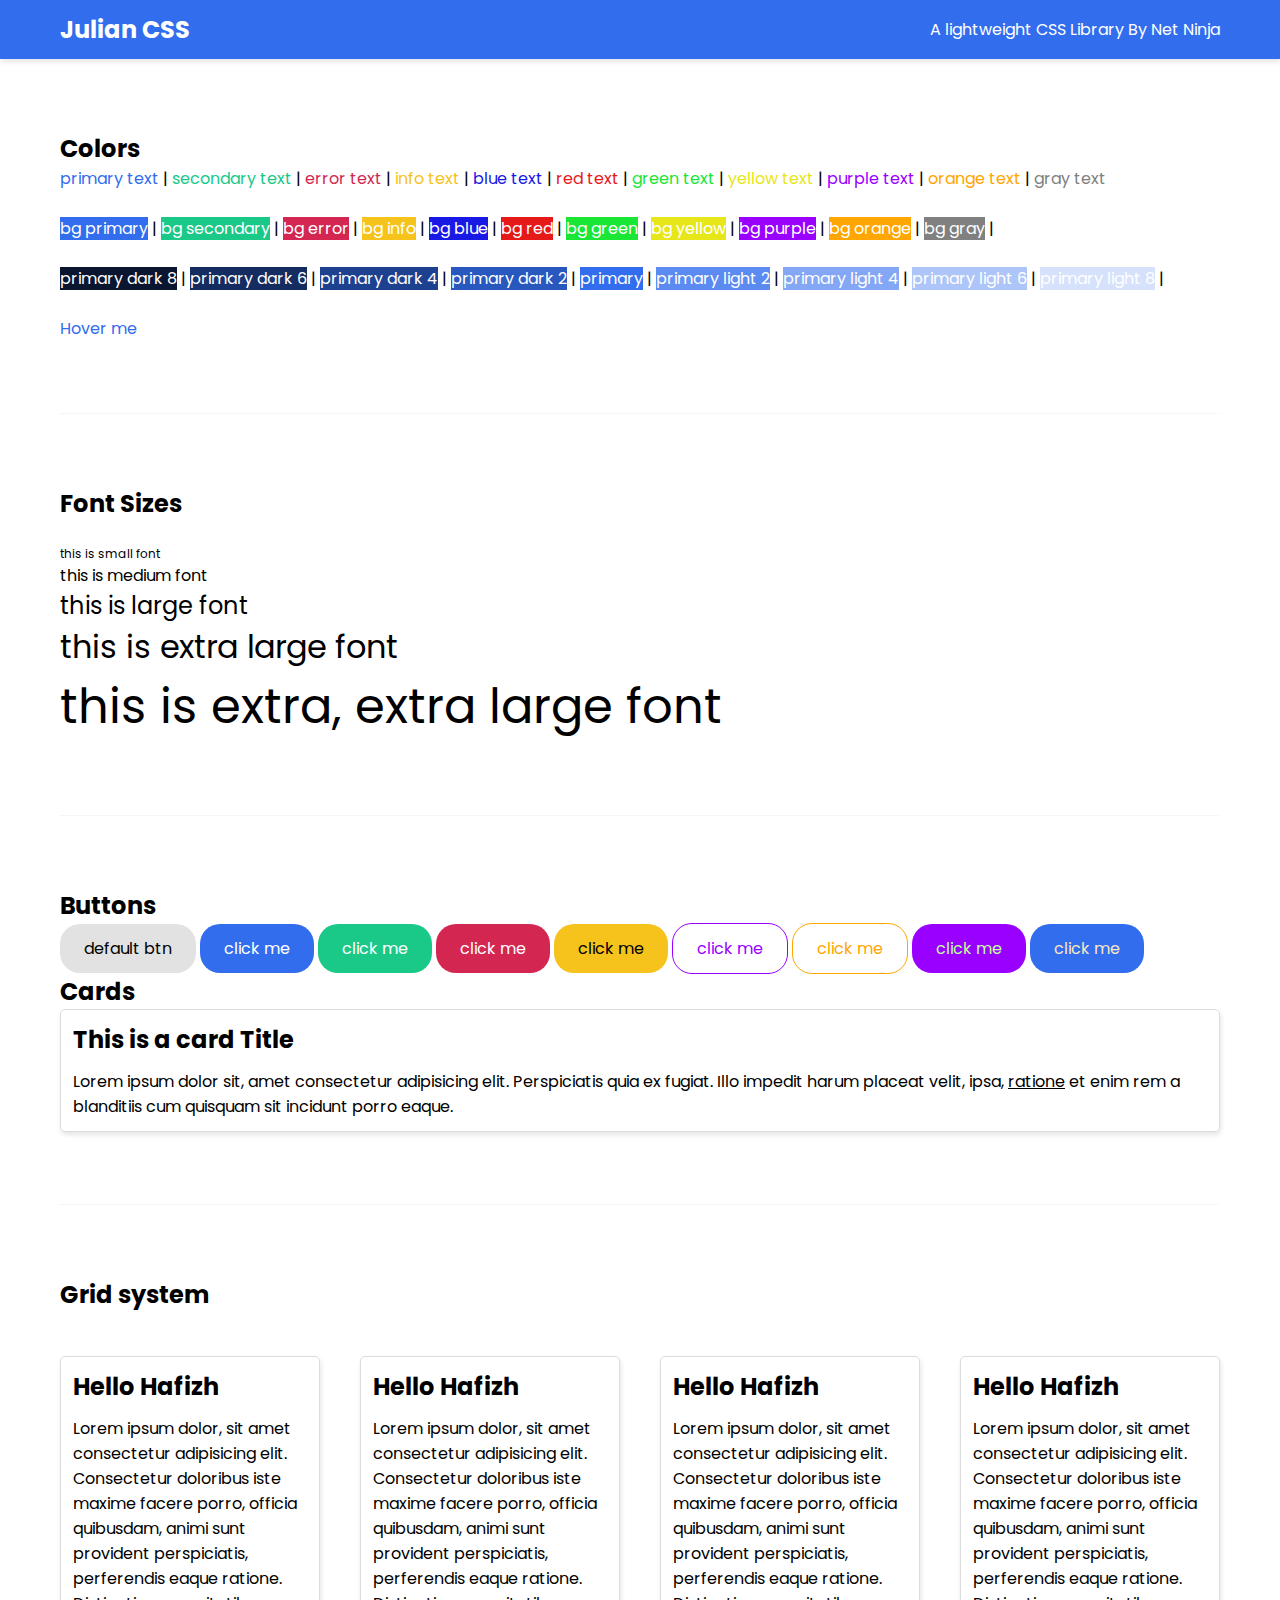
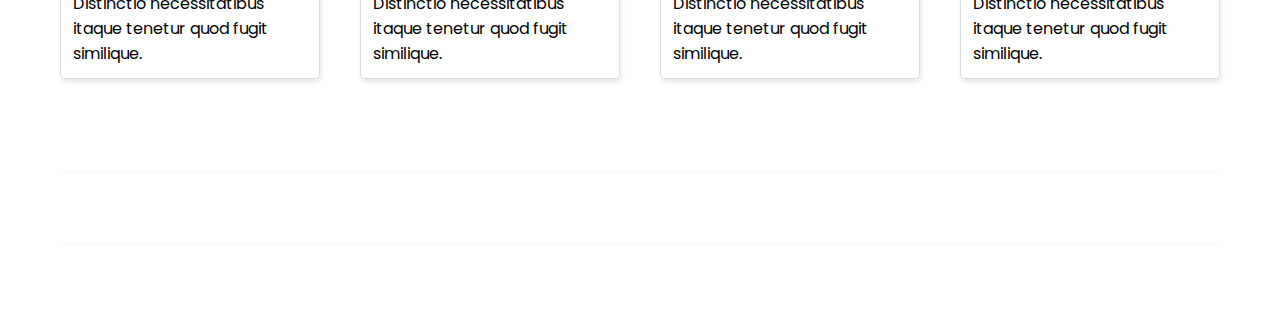
<file: index.html>
<!DOCTYPE html>
<html lang="en">
<head>
    <meta charset="UTF-8">
    <meta http-equiv="X-UA-Compatible" content="IE=edge">
    <meta name="viewport" content="width=device-width, initial-scale=1.0">
    <link rel="stylesheet" href="css/index.css">
    <title>Complete SASS</title>
</head>
<body>
    <nav class="navbar-primary text-white mb-4">
        <div class="container">
            <h2 class="site-title">Julian CSS</h2>
            <p>A lightweight CSS Library By Net Ninja</p>
        </div>
    </nav>
    <div class="container">
        <!-- colors -->
        <h2>Colors</h2>
        <span class="text-primary">primary text</span> | 
        <span class="text-secondary">secondary text</span> | 
        <span class="text-error">error text</span> | 
        <span class="text-info">info text</span> | 
        <span class="text-blue">blue text</span> | 
        <span class="text-red">red text</span> |
        <span class="text-green">green text</span> | 
        <span class="text-yellow">yellow text</span> | 
        <span class="text-purple">purple text</span> | 
        <span class="text-orange">orange text</span> | 
        <span class="text-gray">gray text</span>

        <br><br>

        <span class="bg-primary text-white">bg primary</span> |
        <span class="bg-secondary text-white">bg secondary</span> |
        <span class="bg-error text-white">bg error</span> |
        <span class="bg-info text-white">bg info</span> |
        <span class="bg-blue text-white">bg blue</span> |
        <span class="bg-red text-white">bg red</span> |
        <span class="bg-green text-white">bg green</span> |
        <span class="bg-yellow text-white">bg yellow</span> |
        <span class="bg-purple text-white">bg purple</span> |
        <span class="bg-orange text-white">bg orange</span> |
        <span class="bg-gray text-white">bg gray</span> |

        <br><br>

        <span class="bg-primary-dark-8 text-white">primary dark 8</span> |
        <span class="bg-primary-dark-6 text-white">primary dark 6</span> |
        <span class="bg-primary-dark-4 text-white">primary dark 4</span> |
        <span class="bg-primary-dark-2 text-white">primary dark 2</span> |
        <span class="bg-primary text-white">primary</span> |
        <span class="bg-primary-light-2 text-white">primary light 2</span> |
        <span class="bg-primary-light-4 text-white">primary light 4</span> |
        <span class="bg-primary-light-6 text-white">primary light 6</span> |
        <span class="bg-primary-light-8 text-white">primary light 8</span> |

        <br><br>
        <a href="#" class="text-primary text-hover-orange-light-1">Hover me</a>
        <hr class="mt-4 mb-4">

        <!-- font sizes -->
        <h2 class="mb-2">Font Sizes</h2>
        <div class="font-sm">this is small font</div>
        <div class="font-md">this is medium font</div>
        <div class="font-lg">this is large font</div>
        <div class="font-xl">this is extra large font</div>
        <div class="font-xxl">this is extra, extra large font</div>

        <hr class="mt-4 mb-4">

        <!-- buttons -->
        <h2>Buttons</h2>
        <a href="#" class="btn">default btn</a>
        <a href="#" class="btn-primary text-white">click me</a>
        <a href="#" class="btn-secondary text-white">click me</a>
        <a href="#" class="btn-error text-white">click me</a>
        <a href="#" class="btn-info">click me</a>
        <a href="#" class="btn-outlined-purple text-purple text-hover-white">click me</a>
        <a href="#" class="btn-outlined-orange text-orange text-hover-white">click me</a>
        <a href="#" class="btn-complement-purple">click me</a>
        <a href="#" class="btn-complement-primary">click me</a>

        <!-- cards -->
        <h2>Cards</h2>
        <div class="card">
            <h1 class="card-title">This is a card Title</h1>
            <p class="card-body">Lorem ipsum dolor sit, amet consectetur adipisicing elit. 
                Perspiciatis quia ex fugiat. Illo impedit harum placeat velit, ipsa, <a href="#">ratione</a> et enim rem a blanditiis cum quisquam sit incidunt porro eaque.</p>
        </div>

        <hr class="mt-4 mb-4">

        <!-- grid system -->
        <h2 class="mb-2">Grid system</h2>
        <div class="row gap-2 justify-center">
            <div class="col-12-xs col-5-sm col-3-xl">
                <div class="card">
                    <h3 class="card-title">Hello Hafizh</h3>
                    <p class="card-body">
                        Lorem ipsum dolor, sit amet consectetur adipisicing elit. Consectetur doloribus iste maxime facere porro, officia quibusdam, animi sunt provident perspiciatis, perferendis eaque ratione. Distinctio necessitatibus itaque tenetur quod fugit similique.
                    </p>
                </div>
            </div>
            <div class="col-12-xs col-5-sm col-3-xl">
                <div class="card">
                    <h3 class="card-title">Hello Hafizh</h3>
                    <p class="card-body">
                        Lorem ipsum dolor, sit amet consectetur adipisicing elit. Consectetur doloribus iste maxime facere porro, officia quibusdam, animi sunt provident perspiciatis, perferendis eaque ratione. Distinctio necessitatibus itaque tenetur quod fugit similique.
                    </p>
                </div>
            </div>
            <div class="col-12-xs col-5-sm col-3-xl">
                <div class="card">
                    <h3 class="card-title">Hello Hafizh</h3>
                    <p class="card-body">
                        Lorem ipsum dolor, sit amet consectetur adipisicing elit. Consectetur doloribus iste maxime facere porro, officia quibusdam, animi sunt provident perspiciatis, perferendis eaque ratione. Distinctio necessitatibus itaque tenetur quod fugit similique.
                    </p>
                </div>
            </div>
            <div class="col-12-xs col-5-sm col-3-xl">
                <div class="card">
                    <h3 class="card-title">Hello Hafizh</h3>
                    <p class="card-body">
                        Lorem ipsum dolor, sit amet consectetur adipisicing elit. Consectetur doloribus iste maxime facere porro, officia quibusdam, animi sunt provident perspiciatis, perferendis eaque ratione. Distinctio necessitatibus itaque tenetur quod fugit similique.
                    </p>
                </div>
            </div>
        </div>

        <hr class="mt-4 mb-4">

        <!-- utilities -->

        <hr class="mt-4 mb-4">

    </div>
</body>
</html>
</file>
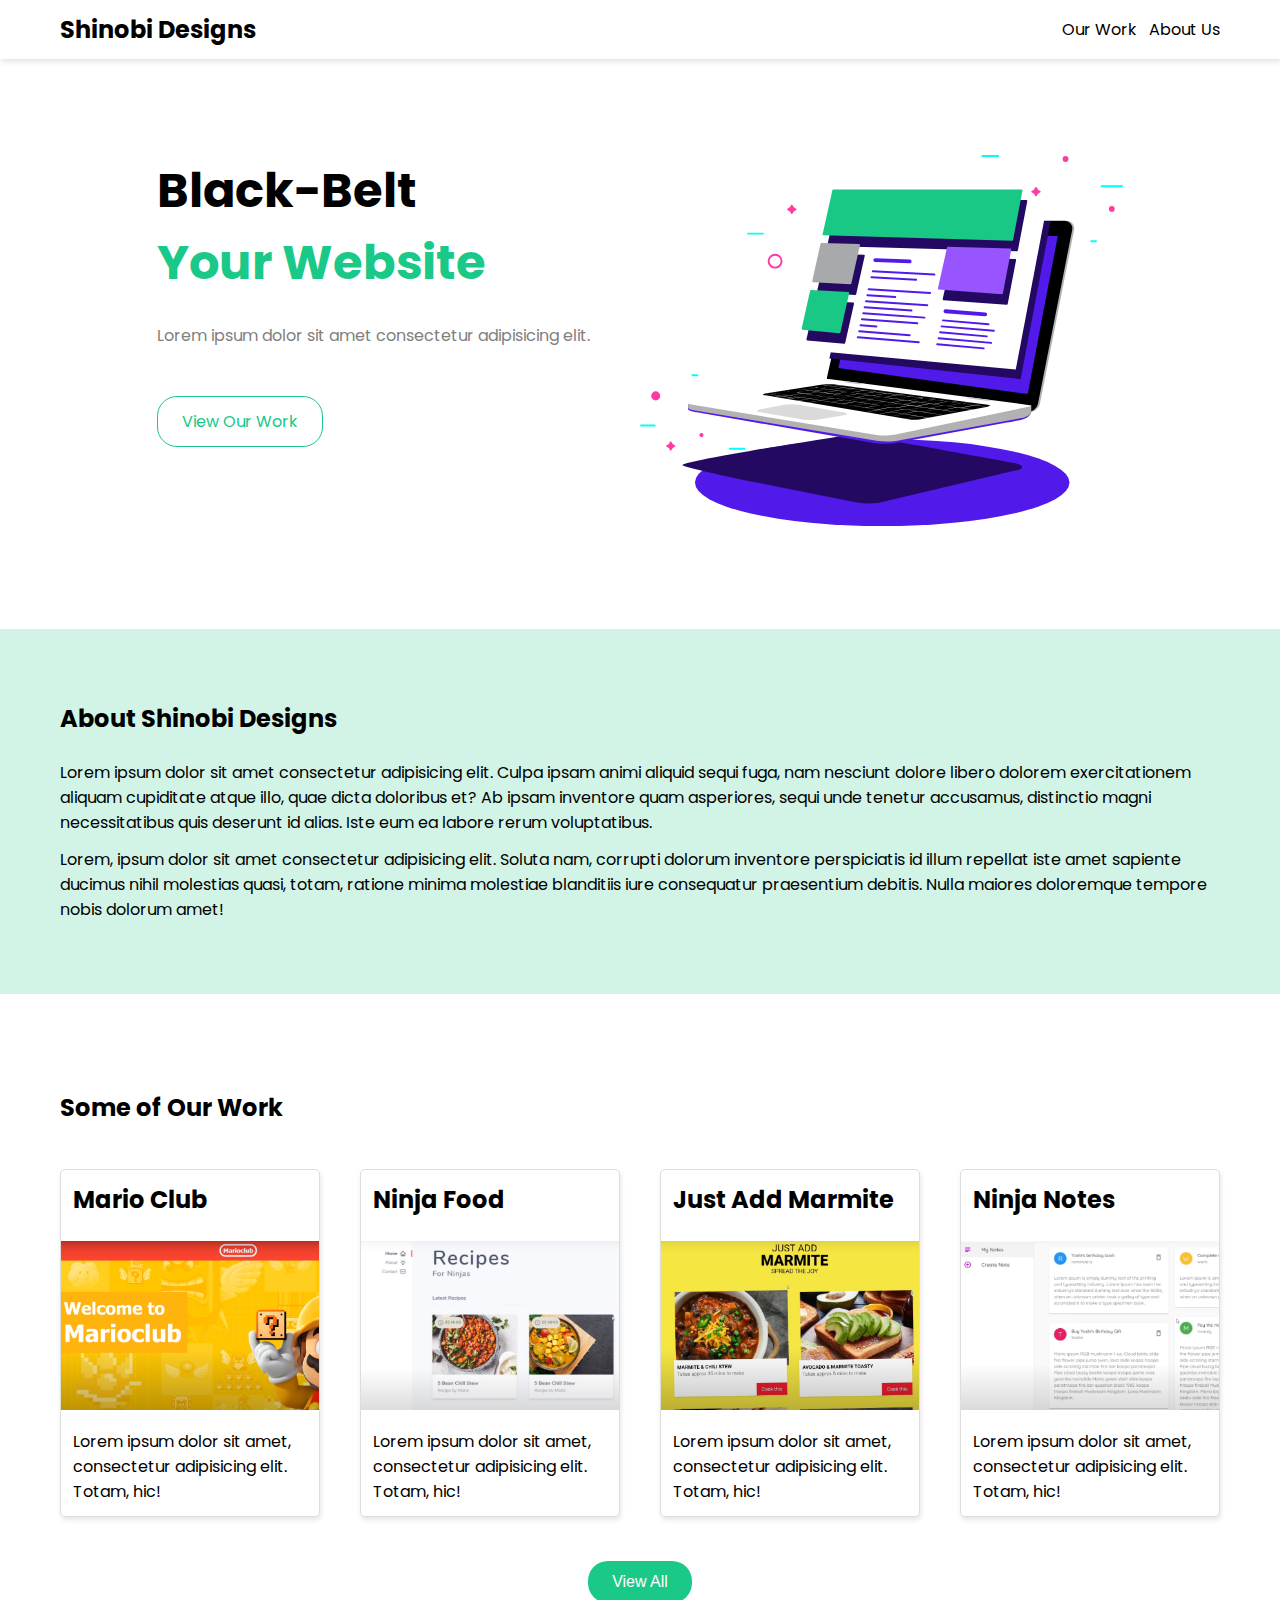
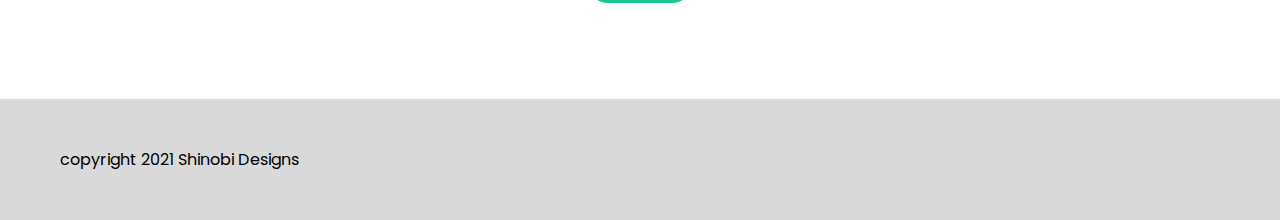
<file: homepage.html>
<!DOCTYPE html>
<html lang="en">
<head>
    <meta charset="UTF-8">
    <meta http-equiv="X-UA-Compatible" content="IE=edge">
    <meta name="viewport" content="width=device-width, initial-scale=1.0">
    <link rel="stylesheet" href="css/index.css">
    <title>Portofolio</title>
</head>
<body>
    <!-- navbar -->
    <nav class="navbar justify-between">
        <div class="container">
            <h1 class="site-title">Shinobi Designs</h1>
            <ul class="display-f">
                <li class="ml-1 text-hover-secondary"><a href="#work">Our Work</a></li>
                <li class="ml-1 text-hover-secondary"><a href="#about">About Us</a></li>
            </ul>
        </div>
    </nav>

    <!-- intro -->
    <div class="container mt-5">
        <div class="row justify-center">
        <div class="col-12-xs col-5-md">
            <h2>
            <div class="font-xxl">Black-Belt</div>
            <div class="font-xxl text-secondary">Your Website</div>
            </h2>
            <p class="text-gray mt-2 mb-3">Lorem ipsum dolor sit amet consectetur adipisicing elit.</p>
            <a href="#work" class="btn-outlined-secondary text-secondary text-hover-white">View Our Work</a>
        </div>
        <div class="col-12-xs col-5-md">
            <img src="img/laptop.svg" alt="">
        </div>
        </div>
    </div>

    <!-- about -->
    <section id="about" class="bg-secondary-light-8 mt-5 pt-4 pb-4">
        <div class="container">
        <h2 class="mb-2">About Shinobi Designs</h2>
        <p>Lorem ipsum dolor sit amet consectetur adipisicing elit. Culpa ipsam animi aliquid sequi fuga, nam nesciunt dolore libero dolorem exercitationem aliquam cupiditate atque illo, quae dicta doloribus et? Ab ipsam inventore quam asperiores, sequi unde tenetur accusamus, distinctio magni necessitatibus quis deserunt id alias. Iste eum ea labore rerum voluptatibus.</p>
        <p class="mt-1">Lorem, ipsum dolor sit amet consectetur adipisicing elit. Soluta nam, corrupti dolorum inventore perspiciatis id illum repellat iste amet sapiente ducimus nihil molestias quasi, totam, ratione minima molestiae blanditiis iure consequatur praesentium debitis. Nulla maiores doloremque tempore nobis dolorum amet!</p>
        </div>
    </section>

    <!-- work section -->
    <section id="work" class="mt-5">
        <div class="container">
        <h2 class="mb-2">Some of Our Work</h2>
        <div class="row gap-2">
            <div class="col-12-xs col-6-md col-3-lg">
            <div class="card p-0">
                <h3 class="card-title m-1">Mario Club</h3>
                <img src="img/mario.png" alt="">
                <p class="m-1">Lorem ipsum dolor sit amet, consectetur adipisicing elit. Totam, hic!</p>
            </div>
            </div>
            <div class="col-12-xs col-6-md col-3-lg">
            <div class="card p-0">
                <h3 class="card-title m-1">Ninja Food</h3>
                <img src="img/food.png" alt="">
                <p class="m-1">Lorem ipsum dolor sit amet, consectetur adipisicing elit. Totam, hic!</p>
            </div>
            </div>
            <div class="col-12-xs col-6-md col-3-lg">
            <div class="card p-0">
                <h3 class="card-title m-1">Just Add Marmite</h3>
                <img src="img/marmite.png" alt="">
                <p class="m-1">Lorem ipsum dolor sit amet, consectetur adipisicing elit. Totam, hic!</p>
            </div>
            </div>
            <div class="col-12-xs col-6-md col-3-lg">
            <div class="card p-0">
                <h3 class="card-title m-1">Ninja Notes</h3>
                <img src="img/notes.png" alt="">
                <p class="m-1">Lorem ipsum dolor sit amet, consectetur adipisicing elit. Totam, hic!</p>
            </div>
            </div>
        </div>
        <div class="row justify-center mt-2">
            <button class="btn-secondary text-white font-md">View All</button>
        </div>
        </div>
    </section>

    <!-- footer -->
    <footer class="bg-gray-light-7 pt-3 pb-3 mt-5">
        <div class="container">
        copyright 2021 Shinobi Designs
        </div>
    </footer>
</body>
</html>
</file>
<file: css/index.css>
@import url("https://fonts.googleapis.com/css2?family=Poppins:ital,wght@0,100;0,200;0,300;0,400;0,500;0,600;0,700;0,800;0,900;1,100;1,200;1,300;1,400;1,500;1,600;1,700;1,800;1,900&display=swap");
/* reset styles */
* {
  color: inherit;
  margin: 0;
}

body {
  font-family: Poppins;
}

ul {
  padding: 0;
  list-style-type: none;
}

a {
  text-decoration: none;
}

hr {
  border: 0;
  border-top: 1px dotted #efefef;
}

img {
  max-width: 100%;
}

@media (min-width: 0) {
  .responsive-test {
    color: red;
  }
}

@media (min-width: 480px) {
  .responsive-test {
    color: blue;
  }
}

@media (min-width: 720px) {
  .responsive-test {
    color: green;
  }
}

@media (min-width: 960px) {
  .responsive-test {
    color: purple;
  }
}

@media (min-width: 1200px) {
  .responsive-test {
    color: orange;
  }
}

@media (min-width: 1400px) {
  .responsive-test {
    color: pink;
  }
}

.container {
  width: 100%;
  max-width: 1200px;
  margin: 0 auto;
  padding: 0 20px;
  -webkit-box-sizing: border-box;
          box-sizing: border-box;
}

.row {
  display: -webkit-box;
  display: -ms-flexbox;
  display: flex;
  -webkit-box-orient: horizontal;
  -webkit-box-direction: normal;
      -ms-flex-flow: row wrap;
          flex-flow: row wrap;
}

.gap-0 > * {
  padding: 0;
}

.gap-0 {
  margin-left: 0;
  margin-right: 0;
}

.gap-1 > * {
  padding: 10px;
}

.gap-1 {
  margin-left: -10px;
  margin-right: -10px;
}

.gap-2 > * {
  padding: 20px;
}

.gap-2 {
  margin-left: -20px;
  margin-right: -20px;
}

.gap-3 > * {
  padding: 30px;
}

.gap-3 {
  margin-left: -30px;
  margin-right: -30px;
}

.justify-flex-start {
  -webkit-box-pack: start;
      -ms-flex-pack: start;
          justify-content: flex-start;
}

.justify-flex-end {
  -webkit-box-pack: end;
      -ms-flex-pack: end;
          justify-content: flex-end;
}

.justify-center {
  -webkit-box-pack: center;
      -ms-flex-pack: center;
          justify-content: center;
}

.justify-space-between {
  -webkit-box-pack: justify;
      -ms-flex-pack: justify;
          justify-content: space-between;
}

.justify-space-around {
  -ms-flex-pack: distribute;
      justify-content: space-around;
}

@media (min-width: 0) {
  .col-1-xs {
    -webkit-box-sizing: border-box;
            box-sizing: border-box;
    -webkit-box-flex: 0;
        -ms-flex-positive: 0;
            flex-grow: 0;
    width: 8.33333%;
  }
  .col-2-xs {
    -webkit-box-sizing: border-box;
            box-sizing: border-box;
    -webkit-box-flex: 0;
        -ms-flex-positive: 0;
            flex-grow: 0;
    width: 16.66667%;
  }
  .col-3-xs {
    -webkit-box-sizing: border-box;
            box-sizing: border-box;
    -webkit-box-flex: 0;
        -ms-flex-positive: 0;
            flex-grow: 0;
    width: 25%;
  }
  .col-4-xs {
    -webkit-box-sizing: border-box;
            box-sizing: border-box;
    -webkit-box-flex: 0;
        -ms-flex-positive: 0;
            flex-grow: 0;
    width: 33.33333%;
  }
  .col-5-xs {
    -webkit-box-sizing: border-box;
            box-sizing: border-box;
    -webkit-box-flex: 0;
        -ms-flex-positive: 0;
            flex-grow: 0;
    width: 41.66667%;
  }
  .col-6-xs {
    -webkit-box-sizing: border-box;
            box-sizing: border-box;
    -webkit-box-flex: 0;
        -ms-flex-positive: 0;
            flex-grow: 0;
    width: 50%;
  }
  .col-7-xs {
    -webkit-box-sizing: border-box;
            box-sizing: border-box;
    -webkit-box-flex: 0;
        -ms-flex-positive: 0;
            flex-grow: 0;
    width: 58.33333%;
  }
  .col-8-xs {
    -webkit-box-sizing: border-box;
            box-sizing: border-box;
    -webkit-box-flex: 0;
        -ms-flex-positive: 0;
            flex-grow: 0;
    width: 66.66667%;
  }
  .col-9-xs {
    -webkit-box-sizing: border-box;
            box-sizing: border-box;
    -webkit-box-flex: 0;
        -ms-flex-positive: 0;
            flex-grow: 0;
    width: 75%;
  }
  .col-10-xs {
    -webkit-box-sizing: border-box;
            box-sizing: border-box;
    -webkit-box-flex: 0;
        -ms-flex-positive: 0;
            flex-grow: 0;
    width: 83.33333%;
  }
  .col-11-xs {
    -webkit-box-sizing: border-box;
            box-sizing: border-box;
    -webkit-box-flex: 0;
        -ms-flex-positive: 0;
            flex-grow: 0;
    width: 91.66667%;
  }
}

@media (min-width: 480px) {
  .col-1-sm {
    -webkit-box-sizing: border-box;
            box-sizing: border-box;
    -webkit-box-flex: 0;
        -ms-flex-positive: 0;
            flex-grow: 0;
    width: 8.33333%;
  }
  .col-2-sm {
    -webkit-box-sizing: border-box;
            box-sizing: border-box;
    -webkit-box-flex: 0;
        -ms-flex-positive: 0;
            flex-grow: 0;
    width: 16.66667%;
  }
  .col-3-sm {
    -webkit-box-sizing: border-box;
            box-sizing: border-box;
    -webkit-box-flex: 0;
        -ms-flex-positive: 0;
            flex-grow: 0;
    width: 25%;
  }
  .col-4-sm {
    -webkit-box-sizing: border-box;
            box-sizing: border-box;
    -webkit-box-flex: 0;
        -ms-flex-positive: 0;
            flex-grow: 0;
    width: 33.33333%;
  }
  .col-5-sm {
    -webkit-box-sizing: border-box;
            box-sizing: border-box;
    -webkit-box-flex: 0;
        -ms-flex-positive: 0;
            flex-grow: 0;
    width: 41.66667%;
  }
  .col-6-sm {
    -webkit-box-sizing: border-box;
            box-sizing: border-box;
    -webkit-box-flex: 0;
        -ms-flex-positive: 0;
            flex-grow: 0;
    width: 50%;
  }
  .col-7-sm {
    -webkit-box-sizing: border-box;
            box-sizing: border-box;
    -webkit-box-flex: 0;
        -ms-flex-positive: 0;
            flex-grow: 0;
    width: 58.33333%;
  }
  .col-8-sm {
    -webkit-box-sizing: border-box;
            box-sizing: border-box;
    -webkit-box-flex: 0;
        -ms-flex-positive: 0;
            flex-grow: 0;
    width: 66.66667%;
  }
  .col-9-sm {
    -webkit-box-sizing: border-box;
            box-sizing: border-box;
    -webkit-box-flex: 0;
        -ms-flex-positive: 0;
            flex-grow: 0;
    width: 75%;
  }
  .col-10-sm {
    -webkit-box-sizing: border-box;
            box-sizing: border-box;
    -webkit-box-flex: 0;
        -ms-flex-positive: 0;
            flex-grow: 0;
    width: 83.33333%;
  }
  .col-11-sm {
    -webkit-box-sizing: border-box;
            box-sizing: border-box;
    -webkit-box-flex: 0;
        -ms-flex-positive: 0;
            flex-grow: 0;
    width: 91.66667%;
  }
}

@media (min-width: 720px) {
  .col-1-md {
    -webkit-box-sizing: border-box;
            box-sizing: border-box;
    -webkit-box-flex: 0;
        -ms-flex-positive: 0;
            flex-grow: 0;
    width: 8.33333%;
  }
  .col-2-md {
    -webkit-box-sizing: border-box;
            box-sizing: border-box;
    -webkit-box-flex: 0;
        -ms-flex-positive: 0;
            flex-grow: 0;
    width: 16.66667%;
  }
  .col-3-md {
    -webkit-box-sizing: border-box;
            box-sizing: border-box;
    -webkit-box-flex: 0;
        -ms-flex-positive: 0;
            flex-grow: 0;
    width: 25%;
  }
  .col-4-md {
    -webkit-box-sizing: border-box;
            box-sizing: border-box;
    -webkit-box-flex: 0;
        -ms-flex-positive: 0;
            flex-grow: 0;
    width: 33.33333%;
  }
  .col-5-md {
    -webkit-box-sizing: border-box;
            box-sizing: border-box;
    -webkit-box-flex: 0;
        -ms-flex-positive: 0;
            flex-grow: 0;
    width: 41.66667%;
  }
  .col-6-md {
    -webkit-box-sizing: border-box;
            box-sizing: border-box;
    -webkit-box-flex: 0;
        -ms-flex-positive: 0;
            flex-grow: 0;
    width: 50%;
  }
  .col-7-md {
    -webkit-box-sizing: border-box;
            box-sizing: border-box;
    -webkit-box-flex: 0;
        -ms-flex-positive: 0;
            flex-grow: 0;
    width: 58.33333%;
  }
  .col-8-md {
    -webkit-box-sizing: border-box;
            box-sizing: border-box;
    -webkit-box-flex: 0;
        -ms-flex-positive: 0;
            flex-grow: 0;
    width: 66.66667%;
  }
  .col-9-md {
    -webkit-box-sizing: border-box;
            box-sizing: border-box;
    -webkit-box-flex: 0;
        -ms-flex-positive: 0;
            flex-grow: 0;
    width: 75%;
  }
  .col-10-md {
    -webkit-box-sizing: border-box;
            box-sizing: border-box;
    -webkit-box-flex: 0;
        -ms-flex-positive: 0;
            flex-grow: 0;
    width: 83.33333%;
  }
  .col-11-md {
    -webkit-box-sizing: border-box;
            box-sizing: border-box;
    -webkit-box-flex: 0;
        -ms-flex-positive: 0;
            flex-grow: 0;
    width: 91.66667%;
  }
}

@media (min-width: 960px) {
  .col-1-lg {
    -webkit-box-sizing: border-box;
            box-sizing: border-box;
    -webkit-box-flex: 0;
        -ms-flex-positive: 0;
            flex-grow: 0;
    width: 8.33333%;
  }
  .col-2-lg {
    -webkit-box-sizing: border-box;
            box-sizing: border-box;
    -webkit-box-flex: 0;
        -ms-flex-positive: 0;
            flex-grow: 0;
    width: 16.66667%;
  }
  .col-3-lg {
    -webkit-box-sizing: border-box;
            box-sizing: border-box;
    -webkit-box-flex: 0;
        -ms-flex-positive: 0;
            flex-grow: 0;
    width: 25%;
  }
  .col-4-lg {
    -webkit-box-sizing: border-box;
            box-sizing: border-box;
    -webkit-box-flex: 0;
        -ms-flex-positive: 0;
            flex-grow: 0;
    width: 33.33333%;
  }
  .col-5-lg {
    -webkit-box-sizing: border-box;
            box-sizing: border-box;
    -webkit-box-flex: 0;
        -ms-flex-positive: 0;
            flex-grow: 0;
    width: 41.66667%;
  }
  .col-6-lg {
    -webkit-box-sizing: border-box;
            box-sizing: border-box;
    -webkit-box-flex: 0;
        -ms-flex-positive: 0;
            flex-grow: 0;
    width: 50%;
  }
  .col-7-lg {
    -webkit-box-sizing: border-box;
            box-sizing: border-box;
    -webkit-box-flex: 0;
        -ms-flex-positive: 0;
            flex-grow: 0;
    width: 58.33333%;
  }
  .col-8-lg {
    -webkit-box-sizing: border-box;
            box-sizing: border-box;
    -webkit-box-flex: 0;
        -ms-flex-positive: 0;
            flex-grow: 0;
    width: 66.66667%;
  }
  .col-9-lg {
    -webkit-box-sizing: border-box;
            box-sizing: border-box;
    -webkit-box-flex: 0;
        -ms-flex-positive: 0;
            flex-grow: 0;
    width: 75%;
  }
  .col-10-lg {
    -webkit-box-sizing: border-box;
            box-sizing: border-box;
    -webkit-box-flex: 0;
        -ms-flex-positive: 0;
            flex-grow: 0;
    width: 83.33333%;
  }
  .col-11-lg {
    -webkit-box-sizing: border-box;
            box-sizing: border-box;
    -webkit-box-flex: 0;
        -ms-flex-positive: 0;
            flex-grow: 0;
    width: 91.66667%;
  }
}

@media (min-width: 1200px) {
  .col-1-xl {
    -webkit-box-sizing: border-box;
            box-sizing: border-box;
    -webkit-box-flex: 0;
        -ms-flex-positive: 0;
            flex-grow: 0;
    width: 8.33333%;
  }
  .col-2-xl {
    -webkit-box-sizing: border-box;
            box-sizing: border-box;
    -webkit-box-flex: 0;
        -ms-flex-positive: 0;
            flex-grow: 0;
    width: 16.66667%;
  }
  .col-3-xl {
    -webkit-box-sizing: border-box;
            box-sizing: border-box;
    -webkit-box-flex: 0;
        -ms-flex-positive: 0;
            flex-grow: 0;
    width: 25%;
  }
  .col-4-xl {
    -webkit-box-sizing: border-box;
            box-sizing: border-box;
    -webkit-box-flex: 0;
        -ms-flex-positive: 0;
            flex-grow: 0;
    width: 33.33333%;
  }
  .col-5-xl {
    -webkit-box-sizing: border-box;
            box-sizing: border-box;
    -webkit-box-flex: 0;
        -ms-flex-positive: 0;
            flex-grow: 0;
    width: 41.66667%;
  }
  .col-6-xl {
    -webkit-box-sizing: border-box;
            box-sizing: border-box;
    -webkit-box-flex: 0;
        -ms-flex-positive: 0;
            flex-grow: 0;
    width: 50%;
  }
  .col-7-xl {
    -webkit-box-sizing: border-box;
            box-sizing: border-box;
    -webkit-box-flex: 0;
        -ms-flex-positive: 0;
            flex-grow: 0;
    width: 58.33333%;
  }
  .col-8-xl {
    -webkit-box-sizing: border-box;
            box-sizing: border-box;
    -webkit-box-flex: 0;
        -ms-flex-positive: 0;
            flex-grow: 0;
    width: 66.66667%;
  }
  .col-9-xl {
    -webkit-box-sizing: border-box;
            box-sizing: border-box;
    -webkit-box-flex: 0;
        -ms-flex-positive: 0;
            flex-grow: 0;
    width: 75%;
  }
  .col-10-xl {
    -webkit-box-sizing: border-box;
            box-sizing: border-box;
    -webkit-box-flex: 0;
        -ms-flex-positive: 0;
            flex-grow: 0;
    width: 83.33333%;
  }
  .col-11-xl {
    -webkit-box-sizing: border-box;
            box-sizing: border-box;
    -webkit-box-flex: 0;
        -ms-flex-positive: 0;
            flex-grow: 0;
    width: 91.66667%;
  }
}

.text-primary {
  color: #326dee;
}

.text-hover-primary:hover {
  color: #326dee;
}

.bg-primary {
  background-color: #326dee;
}

.text-primary-light-1 {
  color: #477cf0;
}

.text-hover-primary-light-1:hover {
  color: #477cf0;
}

.bg-primary-light-1 {
  background-color: #477cf0;
}

.text-primary-light-2 {
  color: #5b8af1;
}

.text-hover-primary-light-2:hover {
  color: #5b8af1;
}

.bg-primary-light-2 {
  background-color: #5b8af1;
}

.text-primary-light-3 {
  color: #7099f3;
}

.text-hover-primary-light-3:hover {
  color: #7099f3;
}

.bg-primary-light-3 {
  background-color: #7099f3;
}

.text-primary-light-4 {
  color: #84a7f5;
}

.text-hover-primary-light-4:hover {
  color: #84a7f5;
}

.bg-primary-light-4 {
  background-color: #84a7f5;
}

.text-primary-light-5 {
  color: #99b6f7;
}

.text-hover-primary-light-5:hover {
  color: #99b6f7;
}

.bg-primary-light-5 {
  background-color: #99b6f7;
}

.text-primary-light-6 {
  color: #adc5f8;
}

.text-hover-primary-light-6:hover {
  color: #adc5f8;
}

.bg-primary-light-6 {
  background-color: #adc5f8;
}

.text-primary-light-7 {
  color: #c2d3fa;
}

.text-hover-primary-light-7:hover {
  color: #c2d3fa;
}

.bg-primary-light-7 {
  background-color: #c2d3fa;
}

.text-primary-light-8 {
  color: #d6e2fc;
}

.text-hover-primary-light-8:hover {
  color: #d6e2fc;
}

.bg-primary-light-8 {
  background-color: #d6e2fc;
}

.text-primary-dark-1 {
  color: #2d62d6;
}

.text-hover-primary-dark-1:hover {
  color: #2d62d6;
}

.bg-primary-dark-1 {
  background-color: #2d62d6;
}

.text-primary-dark-2 {
  color: #2857be;
}

.text-hover-primary-dark-2:hover {
  color: #2857be;
}

.bg-primary-dark-2 {
  background-color: #2857be;
}

.text-primary-dark-3 {
  color: #234ca7;
}

.text-hover-primary-dark-3:hover {
  color: #234ca7;
}

.bg-primary-dark-3 {
  background-color: #234ca7;
}

.text-primary-dark-4 {
  color: #1e418f;
}

.text-hover-primary-dark-4:hover {
  color: #1e418f;
}

.bg-primary-dark-4 {
  background-color: #1e418f;
}

.text-primary-dark-5 {
  color: #193777;
}

.text-hover-primary-dark-5:hover {
  color: #193777;
}

.bg-primary-dark-5 {
  background-color: #193777;
}

.text-primary-dark-6 {
  color: #142c5f;
}

.text-hover-primary-dark-6:hover {
  color: #142c5f;
}

.bg-primary-dark-6 {
  background-color: #142c5f;
}

.text-primary-dark-7 {
  color: #0f2147;
}

.text-hover-primary-dark-7:hover {
  color: #0f2147;
}

.bg-primary-dark-7 {
  background-color: #0f2147;
}

.text-primary-dark-8 {
  color: #0a1630;
}

.text-hover-primary-dark-8:hover {
  color: #0a1630;
}

.bg-primary-dark-8 {
  background-color: #0a1630;
}

.text-secondary {
  color: #1ac888;
}

.text-hover-secondary:hover {
  color: #1ac888;
}

.bg-secondary {
  background-color: #1ac888;
}

.text-secondary-light-1 {
  color: #31ce94;
}

.text-hover-secondary-light-1:hover {
  color: #31ce94;
}

.bg-secondary-light-1 {
  background-color: #31ce94;
}

.text-secondary-light-2 {
  color: #48d3a0;
}

.text-hover-secondary-light-2:hover {
  color: #48d3a0;
}

.bg-secondary-light-2 {
  background-color: #48d3a0;
}

.text-secondary-light-3 {
  color: #5fd9ac;
}

.text-hover-secondary-light-3:hover {
  color: #5fd9ac;
}

.bg-secondary-light-3 {
  background-color: #5fd9ac;
}

.text-secondary-light-4 {
  color: #76deb8;
}

.text-hover-secondary-light-4:hover {
  color: #76deb8;
}

.bg-secondary-light-4 {
  background-color: #76deb8;
}

.text-secondary-light-5 {
  color: #8de4c4;
}

.text-hover-secondary-light-5:hover {
  color: #8de4c4;
}

.bg-secondary-light-5 {
  background-color: #8de4c4;
}

.text-secondary-light-6 {
  color: #a3e9cf;
}

.text-hover-secondary-light-6:hover {
  color: #a3e9cf;
}

.bg-secondary-light-6 {
  background-color: #a3e9cf;
}

.text-secondary-light-7 {
  color: #baefdb;
}

.text-hover-secondary-light-7:hover {
  color: #baefdb;
}

.bg-secondary-light-7 {
  background-color: #baefdb;
}

.text-secondary-light-8 {
  color: #d1f4e7;
}

.text-hover-secondary-light-8:hover {
  color: #d1f4e7;
}

.bg-secondary-light-8 {
  background-color: #d1f4e7;
}

.text-secondary-dark-1 {
  color: #17b47a;
}

.text-hover-secondary-dark-1:hover {
  color: #17b47a;
}

.bg-secondary-dark-1 {
  background-color: #17b47a;
}

.text-secondary-dark-2 {
  color: #15a06d;
}

.text-hover-secondary-dark-2:hover {
  color: #15a06d;
}

.bg-secondary-dark-2 {
  background-color: #15a06d;
}

.text-secondary-dark-3 {
  color: #128c5f;
}

.text-hover-secondary-dark-3:hover {
  color: #128c5f;
}

.bg-secondary-dark-3 {
  background-color: #128c5f;
}

.text-secondary-dark-4 {
  color: #107852;
}

.text-hover-secondary-dark-4:hover {
  color: #107852;
}

.bg-secondary-dark-4 {
  background-color: #107852;
}

.text-secondary-dark-5 {
  color: #0d6444;
}

.text-hover-secondary-dark-5:hover {
  color: #0d6444;
}

.bg-secondary-dark-5 {
  background-color: #0d6444;
}

.text-secondary-dark-6 {
  color: #0a5036;
}

.text-hover-secondary-dark-6:hover {
  color: #0a5036;
}

.bg-secondary-dark-6 {
  background-color: #0a5036;
}

.text-secondary-dark-7 {
  color: #083c29;
}

.text-hover-secondary-dark-7:hover {
  color: #083c29;
}

.bg-secondary-dark-7 {
  background-color: #083c29;
}

.text-secondary-dark-8 {
  color: #05281b;
}

.text-hover-secondary-dark-8:hover {
  color: #05281b;
}

.bg-secondary-dark-8 {
  background-color: #05281b;
}

.text-error {
  color: #d32752;
}

.text-hover-error:hover {
  color: #d32752;
}

.bg-error {
  background-color: #d32752;
}

.text-error-light-1 {
  color: #d73d63;
}

.text-hover-error-light-1:hover {
  color: #d73d63;
}

.bg-error-light-1 {
  background-color: #d73d63;
}

.text-error-light-2 {
  color: #dc5275;
}

.text-hover-error-light-2:hover {
  color: #dc5275;
}

.bg-error-light-2 {
  background-color: #dc5275;
}

.text-error-light-3 {
  color: #e06886;
}

.text-hover-error-light-3:hover {
  color: #e06886;
}

.bg-error-light-3 {
  background-color: #e06886;
}

.text-error-light-4 {
  color: #e57d97;
}

.text-hover-error-light-4:hover {
  color: #e57d97;
}

.bg-error-light-4 {
  background-color: #e57d97;
}

.text-error-light-5 {
  color: #e993a9;
}

.text-hover-error-light-5:hover {
  color: #e993a9;
}

.bg-error-light-5 {
  background-color: #e993a9;
}

.text-error-light-6 {
  color: #eda9ba;
}

.text-hover-error-light-6:hover {
  color: #eda9ba;
}

.bg-error-light-6 {
  background-color: #eda9ba;
}

.text-error-light-7 {
  color: #f2becb;
}

.text-hover-error-light-7:hover {
  color: #f2becb;
}

.bg-error-light-7 {
  background-color: #f2becb;
}

.text-error-light-8 {
  color: #f6d4dc;
}

.text-hover-error-light-8:hover {
  color: #f6d4dc;
}

.bg-error-light-8 {
  background-color: #f6d4dc;
}

.text-error-dark-1 {
  color: #be234a;
}

.text-hover-error-dark-1:hover {
  color: #be234a;
}

.bg-error-dark-1 {
  background-color: #be234a;
}

.text-error-dark-2 {
  color: #a91f42;
}

.text-hover-error-dark-2:hover {
  color: #a91f42;
}

.bg-error-dark-2 {
  background-color: #a91f42;
}

.text-error-dark-3 {
  color: #941b39;
}

.text-hover-error-dark-3:hover {
  color: #941b39;
}

.bg-error-dark-3 {
  background-color: #941b39;
}

.text-error-dark-4 {
  color: #7f1731;
}

.text-hover-error-dark-4:hover {
  color: #7f1731;
}

.bg-error-dark-4 {
  background-color: #7f1731;
}

.text-error-dark-5 {
  color: #6a1429;
}

.text-hover-error-dark-5:hover {
  color: #6a1429;
}

.bg-error-dark-5 {
  background-color: #6a1429;
}

.text-error-dark-6 {
  color: #541021;
}

.text-hover-error-dark-6:hover {
  color: #541021;
}

.bg-error-dark-6 {
  background-color: #541021;
}

.text-error-dark-7 {
  color: #3f0c19;
}

.text-hover-error-dark-7:hover {
  color: #3f0c19;
}

.bg-error-dark-7 {
  background-color: #3f0c19;
}

.text-error-dark-8 {
  color: #2a0810;
}

.text-hover-error-dark-8:hover {
  color: #2a0810;
}

.bg-error-dark-8 {
  background-color: #2a0810;
}

.text-info {
  color: #f6c31c;
}

.text-hover-info:hover {
  color: #f6c31c;
}

.bg-info {
  background-color: #f6c31c;
}

.text-info-light-1 {
  color: #f7c933;
}

.text-hover-info-light-1:hover {
  color: #f7c933;
}

.bg-info-light-1 {
  background-color: #f7c933;
}

.text-info-light-2 {
  color: #f8cf49;
}

.text-hover-info-light-2:hover {
  color: #f8cf49;
}

.bg-info-light-2 {
  background-color: #f8cf49;
}

.text-info-light-3 {
  color: #f9d560;
}

.text-hover-info-light-3:hover {
  color: #f9d560;
}

.bg-info-light-3 {
  background-color: #f9d560;
}

.text-info-light-4 {
  color: #fadb77;
}

.text-hover-info-light-4:hover {
  color: #fadb77;
}

.bg-info-light-4 {
  background-color: #fadb77;
}

.text-info-light-5 {
  color: #fbe18e;
}

.text-hover-info-light-5:hover {
  color: #fbe18e;
}

.bg-info-light-5 {
  background-color: #fbe18e;
}

.text-info-light-6 {
  color: #fbe7a4;
}

.text-hover-info-light-6:hover {
  color: #fbe7a4;
}

.bg-info-light-6 {
  background-color: #fbe7a4;
}

.text-info-light-7 {
  color: #fcedbb;
}

.text-hover-info-light-7:hover {
  color: #fcedbb;
}

.bg-info-light-7 {
  background-color: #fcedbb;
}

.text-info-light-8 {
  color: #fdf3d2;
}

.text-hover-info-light-8:hover {
  color: #fdf3d2;
}

.bg-info-light-8 {
  background-color: #fdf3d2;
}

.text-info-dark-1 {
  color: #ddb019;
}

.text-hover-info-dark-1:hover {
  color: #ddb019;
}

.bg-info-dark-1 {
  background-color: #ddb019;
}

.text-info-dark-2 {
  color: #c59c16;
}

.text-hover-info-dark-2:hover {
  color: #c59c16;
}

.bg-info-dark-2 {
  background-color: #c59c16;
}

.text-info-dark-3 {
  color: #ac8914;
}

.text-hover-info-dark-3:hover {
  color: #ac8914;
}

.bg-info-dark-3 {
  background-color: #ac8914;
}

.text-info-dark-4 {
  color: #947511;
}

.text-hover-info-dark-4:hover {
  color: #947511;
}

.bg-info-dark-4 {
  background-color: #947511;
}

.text-info-dark-5 {
  color: #7b620e;
}

.text-hover-info-dark-5:hover {
  color: #7b620e;
}

.bg-info-dark-5 {
  background-color: #7b620e;
}

.text-info-dark-6 {
  color: #624e0b;
}

.text-hover-info-dark-6:hover {
  color: #624e0b;
}

.bg-info-dark-6 {
  background-color: #624e0b;
}

.text-info-dark-7 {
  color: #4a3b08;
}

.text-hover-info-dark-7:hover {
  color: #4a3b08;
}

.bg-info-dark-7 {
  background-color: #4a3b08;
}

.text-info-dark-8 {
  color: #312706;
}

.text-hover-info-dark-8:hover {
  color: #312706;
}

.bg-info-dark-8 {
  background-color: #312706;
}

.text-blue {
  color: #1919e6;
}

.text-hover-blue:hover {
  color: #1919e6;
}

.bg-blue {
  background-color: #1919e6;
}

.text-blue-light-1 {
  color: #3030e9;
}

.text-hover-blue-light-1:hover {
  color: #3030e9;
}

.bg-blue-light-1 {
  background-color: #3030e9;
}

.text-blue-light-2 {
  color: #4747eb;
}

.text-hover-blue-light-2:hover {
  color: #4747eb;
}

.bg-blue-light-2 {
  background-color: #4747eb;
}

.text-blue-light-3 {
  color: #5e5eee;
}

.text-hover-blue-light-3:hover {
  color: #5e5eee;
}

.bg-blue-light-3 {
  background-color: #5e5eee;
}

.text-blue-light-4 {
  color: #7575f0;
}

.text-hover-blue-light-4:hover {
  color: #7575f0;
}

.bg-blue-light-4 {
  background-color: #7575f0;
}

.text-blue-light-5 {
  color: #8c8cf3;
}

.text-hover-blue-light-5:hover {
  color: #8c8cf3;
}

.bg-blue-light-5 {
  background-color: #8c8cf3;
}

.text-blue-light-6 {
  color: #a3a3f5;
}

.text-hover-blue-light-6:hover {
  color: #a3a3f5;
}

.bg-blue-light-6 {
  background-color: #a3a3f5;
}

.text-blue-light-7 {
  color: #babaf8;
}

.text-hover-blue-light-7:hover {
  color: #babaf8;
}

.bg-blue-light-7 {
  background-color: #babaf8;
}

.text-blue-light-8 {
  color: #d1d1fa;
}

.text-hover-blue-light-8:hover {
  color: #d1d1fa;
}

.bg-blue-light-8 {
  background-color: #d1d1fa;
}

.text-blue-dark-1 {
  color: #1717cf;
}

.text-hover-blue-dark-1:hover {
  color: #1717cf;
}

.bg-blue-dark-1 {
  background-color: #1717cf;
}

.text-blue-dark-2 {
  color: #1414b8;
}

.text-hover-blue-dark-2:hover {
  color: #1414b8;
}

.bg-blue-dark-2 {
  background-color: #1414b8;
}

.text-blue-dark-3 {
  color: #1212a1;
}

.text-hover-blue-dark-3:hover {
  color: #1212a1;
}

.bg-blue-dark-3 {
  background-color: #1212a1;
}

.text-blue-dark-4 {
  color: #0f0f8a;
}

.text-hover-blue-dark-4:hover {
  color: #0f0f8a;
}

.bg-blue-dark-4 {
  background-color: #0f0f8a;
}

.text-blue-dark-5 {
  color: #0d0d73;
}

.text-hover-blue-dark-5:hover {
  color: #0d0d73;
}

.bg-blue-dark-5 {
  background-color: #0d0d73;
}

.text-blue-dark-6 {
  color: #0a0a5c;
}

.text-hover-blue-dark-6:hover {
  color: #0a0a5c;
}

.bg-blue-dark-6 {
  background-color: #0a0a5c;
}

.text-blue-dark-7 {
  color: #080845;
}

.text-hover-blue-dark-7:hover {
  color: #080845;
}

.bg-blue-dark-7 {
  background-color: #080845;
}

.text-blue-dark-8 {
  color: #05052e;
}

.text-hover-blue-dark-8:hover {
  color: #05052e;
}

.bg-blue-dark-8 {
  background-color: #05052e;
}

.text-red {
  color: #e61919;
}

.text-hover-red:hover {
  color: #e61919;
}

.bg-red {
  background-color: #e61919;
}

.text-red-light-1 {
  color: #e93030;
}

.text-hover-red-light-1:hover {
  color: #e93030;
}

.bg-red-light-1 {
  background-color: #e93030;
}

.text-red-light-2 {
  color: #eb4747;
}

.text-hover-red-light-2:hover {
  color: #eb4747;
}

.bg-red-light-2 {
  background-color: #eb4747;
}

.text-red-light-3 {
  color: #ee5e5e;
}

.text-hover-red-light-3:hover {
  color: #ee5e5e;
}

.bg-red-light-3 {
  background-color: #ee5e5e;
}

.text-red-light-4 {
  color: #f07575;
}

.text-hover-red-light-4:hover {
  color: #f07575;
}

.bg-red-light-4 {
  background-color: #f07575;
}

.text-red-light-5 {
  color: #f38c8c;
}

.text-hover-red-light-5:hover {
  color: #f38c8c;
}

.bg-red-light-5 {
  background-color: #f38c8c;
}

.text-red-light-6 {
  color: #f5a3a3;
}

.text-hover-red-light-6:hover {
  color: #f5a3a3;
}

.bg-red-light-6 {
  background-color: #f5a3a3;
}

.text-red-light-7 {
  color: #f8baba;
}

.text-hover-red-light-7:hover {
  color: #f8baba;
}

.bg-red-light-7 {
  background-color: #f8baba;
}

.text-red-light-8 {
  color: #fad1d1;
}

.text-hover-red-light-8:hover {
  color: #fad1d1;
}

.bg-red-light-8 {
  background-color: #fad1d1;
}

.text-red-dark-1 {
  color: #cf1717;
}

.text-hover-red-dark-1:hover {
  color: #cf1717;
}

.bg-red-dark-1 {
  background-color: #cf1717;
}

.text-red-dark-2 {
  color: #b81414;
}

.text-hover-red-dark-2:hover {
  color: #b81414;
}

.bg-red-dark-2 {
  background-color: #b81414;
}

.text-red-dark-3 {
  color: #a11212;
}

.text-hover-red-dark-3:hover {
  color: #a11212;
}

.bg-red-dark-3 {
  background-color: #a11212;
}

.text-red-dark-4 {
  color: #8a0f0f;
}

.text-hover-red-dark-4:hover {
  color: #8a0f0f;
}

.bg-red-dark-4 {
  background-color: #8a0f0f;
}

.text-red-dark-5 {
  color: #730d0d;
}

.text-hover-red-dark-5:hover {
  color: #730d0d;
}

.bg-red-dark-5 {
  background-color: #730d0d;
}

.text-red-dark-6 {
  color: #5c0a0a;
}

.text-hover-red-dark-6:hover {
  color: #5c0a0a;
}

.bg-red-dark-6 {
  background-color: #5c0a0a;
}

.text-red-dark-7 {
  color: #450808;
}

.text-hover-red-dark-7:hover {
  color: #450808;
}

.bg-red-dark-7 {
  background-color: #450808;
}

.text-red-dark-8 {
  color: #2e0505;
}

.text-hover-red-dark-8:hover {
  color: #2e0505;
}

.bg-red-dark-8 {
  background-color: #2e0505;
}

.text-yellow {
  color: #e6e619;
}

.text-hover-yellow:hover {
  color: #e6e619;
}

.bg-yellow {
  background-color: #e6e619;
}

.text-yellow-light-1 {
  color: #e9e930;
}

.text-hover-yellow-light-1:hover {
  color: #e9e930;
}

.bg-yellow-light-1 {
  background-color: #e9e930;
}

.text-yellow-light-2 {
  color: #ebeb47;
}

.text-hover-yellow-light-2:hover {
  color: #ebeb47;
}

.bg-yellow-light-2 {
  background-color: #ebeb47;
}

.text-yellow-light-3 {
  color: #eeee5e;
}

.text-hover-yellow-light-3:hover {
  color: #eeee5e;
}

.bg-yellow-light-3 {
  background-color: #eeee5e;
}

.text-yellow-light-4 {
  color: #f0f075;
}

.text-hover-yellow-light-4:hover {
  color: #f0f075;
}

.bg-yellow-light-4 {
  background-color: #f0f075;
}

.text-yellow-light-5 {
  color: #f3f38c;
}

.text-hover-yellow-light-5:hover {
  color: #f3f38c;
}

.bg-yellow-light-5 {
  background-color: #f3f38c;
}

.text-yellow-light-6 {
  color: #f5f5a3;
}

.text-hover-yellow-light-6:hover {
  color: #f5f5a3;
}

.bg-yellow-light-6 {
  background-color: #f5f5a3;
}

.text-yellow-light-7 {
  color: #f8f8ba;
}

.text-hover-yellow-light-7:hover {
  color: #f8f8ba;
}

.bg-yellow-light-7 {
  background-color: #f8f8ba;
}

.text-yellow-light-8 {
  color: #fafad1;
}

.text-hover-yellow-light-8:hover {
  color: #fafad1;
}

.bg-yellow-light-8 {
  background-color: #fafad1;
}

.text-yellow-dark-1 {
  color: #cfcf17;
}

.text-hover-yellow-dark-1:hover {
  color: #cfcf17;
}

.bg-yellow-dark-1 {
  background-color: #cfcf17;
}

.text-yellow-dark-2 {
  color: #b8b814;
}

.text-hover-yellow-dark-2:hover {
  color: #b8b814;
}

.bg-yellow-dark-2 {
  background-color: #b8b814;
}

.text-yellow-dark-3 {
  color: #a1a112;
}

.text-hover-yellow-dark-3:hover {
  color: #a1a112;
}

.bg-yellow-dark-3 {
  background-color: #a1a112;
}

.text-yellow-dark-4 {
  color: #8a8a0f;
}

.text-hover-yellow-dark-4:hover {
  color: #8a8a0f;
}

.bg-yellow-dark-4 {
  background-color: #8a8a0f;
}

.text-yellow-dark-5 {
  color: #73730d;
}

.text-hover-yellow-dark-5:hover {
  color: #73730d;
}

.bg-yellow-dark-5 {
  background-color: #73730d;
}

.text-yellow-dark-6 {
  color: #5c5c0a;
}

.text-hover-yellow-dark-6:hover {
  color: #5c5c0a;
}

.bg-yellow-dark-6 {
  background-color: #5c5c0a;
}

.text-yellow-dark-7 {
  color: #454508;
}

.text-hover-yellow-dark-7:hover {
  color: #454508;
}

.bg-yellow-dark-7 {
  background-color: #454508;
}

.text-yellow-dark-8 {
  color: #2e2e05;
}

.text-hover-yellow-dark-8:hover {
  color: #2e2e05;
}

.bg-yellow-dark-8 {
  background-color: #2e2e05;
}

.text-green {
  color: #19e635;
}

.text-hover-green:hover {
  color: #19e635;
}

.bg-green {
  background-color: #19e635;
}

.text-green-light-1 {
  color: #30e949;
}

.text-hover-green-light-1:hover {
  color: #30e949;
}

.bg-green-light-1 {
  background-color: #30e949;
}

.text-green-light-2 {
  color: #47eb5d;
}

.text-hover-green-light-2:hover {
  color: #47eb5d;
}

.bg-green-light-2 {
  background-color: #47eb5d;
}

.text-green-light-3 {
  color: #5eee72;
}

.text-hover-green-light-3:hover {
  color: #5eee72;
}

.bg-green-light-3 {
  background-color: #5eee72;
}

.text-green-light-4 {
  color: #75f086;
}

.text-hover-green-light-4:hover {
  color: #75f086;
}

.bg-green-light-4 {
  background-color: #75f086;
}

.text-green-light-5 {
  color: #8cf39a;
}

.text-hover-green-light-5:hover {
  color: #8cf39a;
}

.bg-green-light-5 {
  background-color: #8cf39a;
}

.text-green-light-6 {
  color: #a3f5ae;
}

.text-hover-green-light-6:hover {
  color: #a3f5ae;
}

.bg-green-light-6 {
  background-color: #a3f5ae;
}

.text-green-light-7 {
  color: #baf8c2;
}

.text-hover-green-light-7:hover {
  color: #baf8c2;
}

.bg-green-light-7 {
  background-color: #baf8c2;
}

.text-green-light-8 {
  color: #d1fad7;
}

.text-hover-green-light-8:hover {
  color: #d1fad7;
}

.bg-green-light-8 {
  background-color: #d1fad7;
}

.text-green-dark-1 {
  color: #17cf30;
}

.text-hover-green-dark-1:hover {
  color: #17cf30;
}

.bg-green-dark-1 {
  background-color: #17cf30;
}

.text-green-dark-2 {
  color: #14b82a;
}

.text-hover-green-dark-2:hover {
  color: #14b82a;
}

.bg-green-dark-2 {
  background-color: #14b82a;
}

.text-green-dark-3 {
  color: #12a125;
}

.text-hover-green-dark-3:hover {
  color: #12a125;
}

.bg-green-dark-3 {
  background-color: #12a125;
}

.text-green-dark-4 {
  color: #0f8a20;
}

.text-hover-green-dark-4:hover {
  color: #0f8a20;
}

.bg-green-dark-4 {
  background-color: #0f8a20;
}

.text-green-dark-5 {
  color: #0d731b;
}

.text-hover-green-dark-5:hover {
  color: #0d731b;
}

.bg-green-dark-5 {
  background-color: #0d731b;
}

.text-green-dark-6 {
  color: #0a5c15;
}

.text-hover-green-dark-6:hover {
  color: #0a5c15;
}

.bg-green-dark-6 {
  background-color: #0a5c15;
}

.text-green-dark-7 {
  color: #084510;
}

.text-hover-green-dark-7:hover {
  color: #084510;
}

.bg-green-dark-7 {
  background-color: #084510;
}

.text-green-dark-8 {
  color: #052e0b;
}

.text-hover-green-dark-8:hover {
  color: #052e0b;
}

.bg-green-dark-8 {
  background-color: #052e0b;
}

.text-orange {
  color: #ffa600;
}

.text-hover-orange:hover {
  color: #ffa600;
}

.bg-orange {
  background-color: #ffa600;
}

.text-orange-light-1 {
  color: #ffaf1a;
}

.text-hover-orange-light-1:hover {
  color: #ffaf1a;
}

.bg-orange-light-1 {
  background-color: #ffaf1a;
}

.text-orange-light-2 {
  color: #ffb833;
}

.text-hover-orange-light-2:hover {
  color: #ffb833;
}

.bg-orange-light-2 {
  background-color: #ffb833;
}

.text-orange-light-3 {
  color: #ffc14d;
}

.text-hover-orange-light-3:hover {
  color: #ffc14d;
}

.bg-orange-light-3 {
  background-color: #ffc14d;
}

.text-orange-light-4 {
  color: #ffca66;
}

.text-hover-orange-light-4:hover {
  color: #ffca66;
}

.bg-orange-light-4 {
  background-color: #ffca66;
}

.text-orange-light-5 {
  color: #ffd380;
}

.text-hover-orange-light-5:hover {
  color: #ffd380;
}

.bg-orange-light-5 {
  background-color: #ffd380;
}

.text-orange-light-6 {
  color: #ffdb99;
}

.text-hover-orange-light-6:hover {
  color: #ffdb99;
}

.bg-orange-light-6 {
  background-color: #ffdb99;
}

.text-orange-light-7 {
  color: #ffe4b3;
}

.text-hover-orange-light-7:hover {
  color: #ffe4b3;
}

.bg-orange-light-7 {
  background-color: #ffe4b3;
}

.text-orange-light-8 {
  color: #ffedcc;
}

.text-hover-orange-light-8:hover {
  color: #ffedcc;
}

.bg-orange-light-8 {
  background-color: #ffedcc;
}

.text-orange-dark-1 {
  color: #e69500;
}

.text-hover-orange-dark-1:hover {
  color: #e69500;
}

.bg-orange-dark-1 {
  background-color: #e69500;
}

.text-orange-dark-2 {
  color: #cc8500;
}

.text-hover-orange-dark-2:hover {
  color: #cc8500;
}

.bg-orange-dark-2 {
  background-color: #cc8500;
}

.text-orange-dark-3 {
  color: #b37400;
}

.text-hover-orange-dark-3:hover {
  color: #b37400;
}

.bg-orange-dark-3 {
  background-color: #b37400;
}

.text-orange-dark-4 {
  color: #996400;
}

.text-hover-orange-dark-4:hover {
  color: #996400;
}

.bg-orange-dark-4 {
  background-color: #996400;
}

.text-orange-dark-5 {
  color: #805300;
}

.text-hover-orange-dark-5:hover {
  color: #805300;
}

.bg-orange-dark-5 {
  background-color: #805300;
}

.text-orange-dark-6 {
  color: #664200;
}

.text-hover-orange-dark-6:hover {
  color: #664200;
}

.bg-orange-dark-6 {
  background-color: #664200;
}

.text-orange-dark-7 {
  color: #4d3200;
}

.text-hover-orange-dark-7:hover {
  color: #4d3200;
}

.bg-orange-dark-7 {
  background-color: #4d3200;
}

.text-orange-dark-8 {
  color: #332100;
}

.text-hover-orange-dark-8:hover {
  color: #332100;
}

.bg-orange-dark-8 {
  background-color: #332100;
}

.text-purple {
  color: #9900ff;
}

.text-hover-purple:hover {
  color: #9900ff;
}

.bg-purple {
  background-color: #9900ff;
}

.text-purple-light-1 {
  color: #a31aff;
}

.text-hover-purple-light-1:hover {
  color: #a31aff;
}

.bg-purple-light-1 {
  background-color: #a31aff;
}

.text-purple-light-2 {
  color: #ad33ff;
}

.text-hover-purple-light-2:hover {
  color: #ad33ff;
}

.bg-purple-light-2 {
  background-color: #ad33ff;
}

.text-purple-light-3 {
  color: #b84dff;
}

.text-hover-purple-light-3:hover {
  color: #b84dff;
}

.bg-purple-light-3 {
  background-color: #b84dff;
}

.text-purple-light-4 {
  color: #c266ff;
}

.text-hover-purple-light-4:hover {
  color: #c266ff;
}

.bg-purple-light-4 {
  background-color: #c266ff;
}

.text-purple-light-5 {
  color: #cc80ff;
}

.text-hover-purple-light-5:hover {
  color: #cc80ff;
}

.bg-purple-light-5 {
  background-color: #cc80ff;
}

.text-purple-light-6 {
  color: #d699ff;
}

.text-hover-purple-light-6:hover {
  color: #d699ff;
}

.bg-purple-light-6 {
  background-color: #d699ff;
}

.text-purple-light-7 {
  color: #e0b3ff;
}

.text-hover-purple-light-7:hover {
  color: #e0b3ff;
}

.bg-purple-light-7 {
  background-color: #e0b3ff;
}

.text-purple-light-8 {
  color: #ebccff;
}

.text-hover-purple-light-8:hover {
  color: #ebccff;
}

.bg-purple-light-8 {
  background-color: #ebccff;
}

.text-purple-dark-1 {
  color: #8a00e6;
}

.text-hover-purple-dark-1:hover {
  color: #8a00e6;
}

.bg-purple-dark-1 {
  background-color: #8a00e6;
}

.text-purple-dark-2 {
  color: #7a00cc;
}

.text-hover-purple-dark-2:hover {
  color: #7a00cc;
}

.bg-purple-dark-2 {
  background-color: #7a00cc;
}

.text-purple-dark-3 {
  color: #6b00b3;
}

.text-hover-purple-dark-3:hover {
  color: #6b00b3;
}

.bg-purple-dark-3 {
  background-color: #6b00b3;
}

.text-purple-dark-4 {
  color: #5c0099;
}

.text-hover-purple-dark-4:hover {
  color: #5c0099;
}

.bg-purple-dark-4 {
  background-color: #5c0099;
}

.text-purple-dark-5 {
  color: #4d0080;
}

.text-hover-purple-dark-5:hover {
  color: #4d0080;
}

.bg-purple-dark-5 {
  background-color: #4d0080;
}

.text-purple-dark-6 {
  color: #3d0066;
}

.text-hover-purple-dark-6:hover {
  color: #3d0066;
}

.bg-purple-dark-6 {
  background-color: #3d0066;
}

.text-purple-dark-7 {
  color: #2e004d;
}

.text-hover-purple-dark-7:hover {
  color: #2e004d;
}

.bg-purple-dark-7 {
  background-color: #2e004d;
}

.text-purple-dark-8 {
  color: #1f0033;
}

.text-hover-purple-dark-8:hover {
  color: #1f0033;
}

.bg-purple-dark-8 {
  background-color: #1f0033;
}

.text-gray {
  color: #808080;
}

.text-hover-gray:hover {
  color: #808080;
}

.bg-gray {
  background-color: #808080;
}

.text-gray-light-1 {
  color: #8d8d8d;
}

.text-hover-gray-light-1:hover {
  color: #8d8d8d;
}

.bg-gray-light-1 {
  background-color: #8d8d8d;
}

.text-gray-light-2 {
  color: #999999;
}

.text-hover-gray-light-2:hover {
  color: #999999;
}

.bg-gray-light-2 {
  background-color: #999999;
}

.text-gray-light-3 {
  color: #a6a6a6;
}

.text-hover-gray-light-3:hover {
  color: #a6a6a6;
}

.bg-gray-light-3 {
  background-color: #a6a6a6;
}

.text-gray-light-4 {
  color: #b3b3b3;
}

.text-hover-gray-light-4:hover {
  color: #b3b3b3;
}

.bg-gray-light-4 {
  background-color: #b3b3b3;
}

.text-gray-light-5 {
  color: silver;
}

.text-hover-gray-light-5:hover {
  color: silver;
}

.bg-gray-light-5 {
  background-color: silver;
}

.text-gray-light-6 {
  color: #cccccc;
}

.text-hover-gray-light-6:hover {
  color: #cccccc;
}

.bg-gray-light-6 {
  background-color: #cccccc;
}

.text-gray-light-7 {
  color: #d9d9d9;
}

.text-hover-gray-light-7:hover {
  color: #d9d9d9;
}

.bg-gray-light-7 {
  background-color: #d9d9d9;
}

.text-gray-light-8 {
  color: #e6e6e6;
}

.text-hover-gray-light-8:hover {
  color: #e6e6e6;
}

.bg-gray-light-8 {
  background-color: #e6e6e6;
}

.text-gray-dark-1 {
  color: #737373;
}

.text-hover-gray-dark-1:hover {
  color: #737373;
}

.bg-gray-dark-1 {
  background-color: #737373;
}

.text-gray-dark-2 {
  color: #666666;
}

.text-hover-gray-dark-2:hover {
  color: #666666;
}

.bg-gray-dark-2 {
  background-color: #666666;
}

.text-gray-dark-3 {
  color: #5a5a5a;
}

.text-hover-gray-dark-3:hover {
  color: #5a5a5a;
}

.bg-gray-dark-3 {
  background-color: #5a5a5a;
}

.text-gray-dark-4 {
  color: #4d4d4d;
}

.text-hover-gray-dark-4:hover {
  color: #4d4d4d;
}

.bg-gray-dark-4 {
  background-color: #4d4d4d;
}

.text-gray-dark-5 {
  color: #404040;
}

.text-hover-gray-dark-5:hover {
  color: #404040;
}

.bg-gray-dark-5 {
  background-color: #404040;
}

.text-gray-dark-6 {
  color: #333333;
}

.text-hover-gray-dark-6:hover {
  color: #333333;
}

.bg-gray-dark-6 {
  background-color: #333333;
}

.text-gray-dark-7 {
  color: #262626;
}

.text-hover-gray-dark-7:hover {
  color: #262626;
}

.bg-gray-dark-7 {
  background-color: #262626;
}

.text-gray-dark-8 {
  color: #1a1a1a;
}

.text-hover-gray-dark-8:hover {
  color: #1a1a1a;
}

.bg-gray-dark-8 {
  background-color: #1a1a1a;
}

.text-black {
  color: black;
}

.text-hover-black:hover {
  color: black;
}

.bg-black {
  background-color: black;
}

.text-white {
  color: white;
}

.text-hover-white:hover {
  color: white;
}

.bg-white {
  background-color: white;
}

.card {
  display: block;
  padding: 0.75rem;
  border: 1px solid #ddd;
  -webkit-box-shadow: 1px 3px 5px rgba(0, 0, 0, 0.1);
          box-shadow: 1px 3px 5px rgba(0, 0, 0, 0.1);
  border-radius: 5px;
}

.card .card-title {
  font-size: 1.5rem;
  padding-bottom: 0.75rem;
  font-weight: bold;
}

.card .card-body {
  font-size: 1rem;
}

.card .card-body a {
  text-decoration: underline;
}

.btn {
  text-decoration: none;
  cursor: pointer;
  display: inline-block;
  border: 0;
  padding: 0.75rem 1.5rem;
  border-radius: 20px;
  background-color: #e2e2e2;
}

.btn-primary {
  text-decoration: none;
  cursor: pointer;
  display: inline-block;
  border: 0;
  padding: 0.75rem 1.5rem;
  border-radius: 20px;
  background-color: #326dee;
}

.btn-primary:hover {
  background-color: #4a7ef0;
}

.btn-outlined-primary {
  text-decoration: none;
  cursor: pointer;
  display: inline-block;
  border: 0;
  padding: 0.75rem 1.5rem;
  border-radius: 20px;
  background-color: #fff;
  border: 1px solid #326dee;
}

.btn-outlined-primary:hover {
  background-color: #326dee;
}

.btn-complement-primary {
  text-decoration: none;
  cursor: pointer;
  display: inline-block;
  border: 0;
  padding: 0.75rem 1.5rem;
  border-radius: 20px;
  background-color: #326dee;
  color: #fae7bf;
}

.btn-complement-primary:hover {
  color: #326dee;
  background-color: #fae7bf;
}

.btn-secondary {
  text-decoration: none;
  cursor: pointer;
  display: inline-block;
  border: 0;
  padding: 0.75rem 1.5rem;
  border-radius: 20px;
  background-color: #1ac888;
}

.btn-secondary:hover {
  background-color: #1ddf97;
}

.btn-outlined-secondary {
  text-decoration: none;
  cursor: pointer;
  display: inline-block;
  border: 0;
  padding: 0.75rem 1.5rem;
  border-radius: 20px;
  background-color: #fff;
  border: 1px solid #1ac888;
}

.btn-outlined-secondary:hover {
  background-color: #1ac888;
}

.btn-complement-secondary {
  text-decoration: none;
  cursor: pointer;
  display: inline-block;
  border: 0;
  padding: 0.75rem 1.5rem;
  border-radius: 20px;
  background-color: #1ac888;
  color: #f08bb0;
}

.btn-complement-secondary:hover {
  color: #1ac888;
  background-color: #f08bb0;
}

.btn-error {
  text-decoration: none;
  cursor: pointer;
  display: inline-block;
  border: 0;
  padding: 0.75rem 1.5rem;
  border-radius: 20px;
  background-color: #d32752;
}

.btn-error:hover {
  background-color: #da3961;
}

.btn-outlined-error {
  text-decoration: none;
  cursor: pointer;
  display: inline-block;
  border: 0;
  padding: 0.75rem 1.5rem;
  border-radius: 20px;
  background-color: #fff;
  border: 1px solid #d32752;
}

.btn-outlined-error:hover {
  background-color: #d32752;
}

.btn-complement-error {
  text-decoration: none;
  cursor: pointer;
  display: inline-block;
  border: 0;
  padding: 0.75rem 1.5rem;
  border-radius: 20px;
  background-color: #d32752;
  color: #a5eedc;
}

.btn-complement-error:hover {
  color: #d32752;
  background-color: #a5eedc;
}

.btn-info {
  text-decoration: none;
  cursor: pointer;
  display: inline-block;
  border: 0;
  padding: 0.75rem 1.5rem;
  border-radius: 20px;
  background-color: #f6c31c;
}

.btn-info:hover {
  background-color: #f7c935;
}

.btn-outlined-info {
  text-decoration: none;
  cursor: pointer;
  display: inline-block;
  border: 0;
  padding: 0.75rem 1.5rem;
  border-radius: 20px;
  background-color: #fff;
  border: 1px solid #f6c31c;
}

.btn-outlined-info:hover {
  background-color: #f6c31c;
}

.btn-complement-info {
  text-decoration: none;
  cursor: pointer;
  display: inline-block;
  border: 0;
  padding: 0.75rem 1.5rem;
  border-radius: 20px;
  background-color: #f6c31c;
  color: #afc1fc;
}

.btn-complement-info:hover {
  color: #f6c31c;
  background-color: #afc1fc;
}

.btn-blue {
  text-decoration: none;
  cursor: pointer;
  display: inline-block;
  border: 0;
  padding: 0.75rem 1.5rem;
  border-radius: 20px;
  background-color: #1919e6;
}

.btn-blue:hover {
  background-color: #3030e9;
}

.btn-outlined-blue {
  text-decoration: none;
  cursor: pointer;
  display: inline-block;
  border: 0;
  padding: 0.75rem 1.5rem;
  border-radius: 20px;
  background-color: #fff;
  border: 1px solid #1919e6;
}

.btn-outlined-blue:hover {
  background-color: #1919e6;
}

.btn-complement-blue {
  text-decoration: none;
  cursor: pointer;
  display: inline-block;
  border: 0;
  padding: 0.75rem 1.5rem;
  border-radius: 20px;
  background-color: #1919e6;
  color: #f5f5a3;
}

.btn-complement-blue:hover {
  color: #1919e6;
  background-color: #f5f5a3;
}

.btn-red {
  text-decoration: none;
  cursor: pointer;
  display: inline-block;
  border: 0;
  padding: 0.75rem 1.5rem;
  border-radius: 20px;
  background-color: #e61919;
}

.btn-red:hover {
  background-color: #e93030;
}

.btn-outlined-red {
  text-decoration: none;
  cursor: pointer;
  display: inline-block;
  border: 0;
  padding: 0.75rem 1.5rem;
  border-radius: 20px;
  background-color: #fff;
  border: 1px solid #e61919;
}

.btn-outlined-red:hover {
  background-color: #e61919;
}

.btn-complement-red {
  text-decoration: none;
  cursor: pointer;
  display: inline-block;
  border: 0;
  padding: 0.75rem 1.5rem;
  border-radius: 20px;
  background-color: #e61919;
  color: #a3f5f5;
}

.btn-complement-red:hover {
  color: #e61919;
  background-color: #a3f5f5;
}

.btn-yellow {
  text-decoration: none;
  cursor: pointer;
  display: inline-block;
  border: 0;
  padding: 0.75rem 1.5rem;
  border-radius: 20px;
  background-color: #e6e619;
}

.btn-yellow:hover {
  background-color: #e9e930;
}

.btn-outlined-yellow {
  text-decoration: none;
  cursor: pointer;
  display: inline-block;
  border: 0;
  padding: 0.75rem 1.5rem;
  border-radius: 20px;
  background-color: #fff;
  border: 1px solid #e6e619;
}

.btn-outlined-yellow:hover {
  background-color: #e6e619;
}

.btn-complement-yellow {
  text-decoration: none;
  cursor: pointer;
  display: inline-block;
  border: 0;
  padding: 0.75rem 1.5rem;
  border-radius: 20px;
  background-color: #e6e619;
  color: #a3a3f5;
}

.btn-complement-yellow:hover {
  color: #e6e619;
  background-color: #a3a3f5;
}

.btn-green {
  text-decoration: none;
  cursor: pointer;
  display: inline-block;
  border: 0;
  padding: 0.75rem 1.5rem;
  border-radius: 20px;
  background-color: #19e635;
}

.btn-green:hover {
  background-color: #30e949;
}

.btn-outlined-green {
  text-decoration: none;
  cursor: pointer;
  display: inline-block;
  border: 0;
  padding: 0.75rem 1.5rem;
  border-radius: 20px;
  background-color: #fff;
  border: 1px solid #19e635;
}

.btn-outlined-green:hover {
  background-color: #19e635;
}

.btn-complement-green {
  text-decoration: none;
  cursor: pointer;
  display: inline-block;
  border: 0;
  padding: 0.75rem 1.5rem;
  border-radius: 20px;
  background-color: #19e635;
  color: #f5a3ea;
}

.btn-complement-green:hover {
  color: #19e635;
  background-color: #f5a3ea;
}

.btn-orange {
  text-decoration: none;
  cursor: pointer;
  display: inline-block;
  border: 0;
  padding: 0.75rem 1.5rem;
  border-radius: 20px;
  background-color: #ffa600;
}

.btn-orange:hover {
  background-color: #ffaf1a;
}

.btn-outlined-orange {
  text-decoration: none;
  cursor: pointer;
  display: inline-block;
  border: 0;
  padding: 0.75rem 1.5rem;
  border-radius: 20px;
  background-color: #fff;
  border: 1px solid #ffa600;
}

.btn-outlined-orange:hover {
  background-color: #ffa600;
}

.btn-complement-orange {
  text-decoration: none;
  cursor: pointer;
  display: inline-block;
  border: 0;
  padding: 0.75rem 1.5rem;
  border-radius: 20px;
  background-color: #ffa600;
  color: #99bdff;
}

.btn-complement-orange:hover {
  color: #ffa600;
  background-color: #99bdff;
}

.btn-purple {
  text-decoration: none;
  cursor: pointer;
  display: inline-block;
  border: 0;
  padding: 0.75rem 1.5rem;
  border-radius: 20px;
  background-color: #9900ff;
}

.btn-purple:hover {
  background-color: #a31aff;
}

.btn-outlined-purple {
  text-decoration: none;
  cursor: pointer;
  display: inline-block;
  border: 0;
  padding: 0.75rem 1.5rem;
  border-radius: 20px;
  background-color: #fff;
  border: 1px solid #9900ff;
}

.btn-outlined-purple:hover {
  background-color: #9900ff;
}

.btn-complement-purple {
  text-decoration: none;
  cursor: pointer;
  display: inline-block;
  border: 0;
  padding: 0.75rem 1.5rem;
  border-radius: 20px;
  background-color: #9900ff;
  color: #c2ff99;
}

.btn-complement-purple:hover {
  color: #9900ff;
  background-color: #c2ff99;
}

.btn-gray {
  text-decoration: none;
  cursor: pointer;
  display: inline-block;
  border: 0;
  padding: 0.75rem 1.5rem;
  border-radius: 20px;
  background-color: #808080;
}

.btn-gray:hover {
  background-color: #8d8d8d;
}

.btn-outlined-gray {
  text-decoration: none;
  cursor: pointer;
  display: inline-block;
  border: 0;
  padding: 0.75rem 1.5rem;
  border-radius: 20px;
  background-color: #fff;
  border: 1px solid #808080;
}

.btn-outlined-gray:hover {
  background-color: #808080;
}

.btn-complement-gray {
  text-decoration: none;
  cursor: pointer;
  display: inline-block;
  border: 0;
  padding: 0.75rem 1.5rem;
  border-radius: 20px;
  background-color: #808080;
  color: #cdcdcd;
}

.btn-complement-gray:hover {
  color: #808080;
  background-color: #cdcdcd;
}

.btn-black {
  text-decoration: none;
  cursor: pointer;
  display: inline-block;
  border: 0;
  padding: 0.75rem 1.5rem;
  border-radius: 20px;
  background-color: black;
}

.btn-black:hover {
  background-color: #0d0d0d;
}

.btn-outlined-black {
  text-decoration: none;
  cursor: pointer;
  display: inline-block;
  border: 0;
  padding: 0.75rem 1.5rem;
  border-radius: 20px;
  background-color: #fff;
  border: 1px solid black;
}

.btn-outlined-black:hover {
  background-color: black;
}

.btn-complement-black {
  text-decoration: none;
  cursor: pointer;
  display: inline-block;
  border: 0;
  padding: 0.75rem 1.5rem;
  border-radius: 20px;
  background-color: black;
  color: #4d4d4d;
}

.btn-complement-black:hover {
  color: black;
  background-color: #4d4d4d;
}

.btn-white {
  text-decoration: none;
  cursor: pointer;
  display: inline-block;
  border: 0;
  padding: 0.75rem 1.5rem;
  border-radius: 20px;
  background-color: white;
}

.btn-white:hover {
  background-color: white;
}

.btn-outlined-white {
  text-decoration: none;
  cursor: pointer;
  display: inline-block;
  border: 0;
  padding: 0.75rem 1.5rem;
  border-radius: 20px;
  background-color: #fff;
  border: 1px solid white;
}

.btn-outlined-white:hover {
  background-color: white;
}

.btn-complement-white {
  text-decoration: none;
  cursor: pointer;
  display: inline-block;
  border: 0;
  padding: 0.75rem 1.5rem;
  border-radius: 20px;
  background-color: white;
  color: white;
}

.btn-complement-white:hover {
  color: white;
  background-color: white;
}

.navbar, .navbar-primary, .navbar-secondary, .navbar-error, .navbar-info, .navbar-blue, .navbar-red, .navbar-yellow, .navbar-green, .navbar-orange, .navbar-purple, .navbar-gray, .navbar-black, .navbar-white, .navbar .container, .navbar-primary .container, .navbar-secondary .container, .navbar-error .container, .navbar-info .container, .navbar-blue .container, .navbar-red .container, .navbar-yellow .container, .navbar-green .container, .navbar-orange .container, .navbar-purple .container, .navbar-gray .container, .navbar-black .container, .navbar-white .container {
  width: 100%;
  display: -webkit-box;
  display: -ms-flexbox;
  display: flex;
  -webkit-box-align: center;
      -ms-flex-align: center;
          align-items: center;
  -webkit-box-pack: justify;
      -ms-flex-pack: justify;
          justify-content: space-between;
  -webkit-box-sizing: border-box;
          box-sizing: border-box;
}

.navbar, .navbar-primary, .navbar-secondary, .navbar-error, .navbar-info, .navbar-blue, .navbar-red, .navbar-yellow, .navbar-green, .navbar-orange, .navbar-purple, .navbar-gray, .navbar-black, .navbar-white {
  padding: 0.75rem 1.5rem;
  -webkit-box-shadow: 1px 3px 5px rgba(0, 0, 0, 0.1);
          box-shadow: 1px 3px 5px rgba(0, 0, 0, 0.1);
}

.navbar .site-title, .navbar-primary .site-title, .navbar-secondary .site-title, .navbar-error .site-title, .navbar-info .site-title, .navbar-blue .site-title, .navbar-red .site-title, .navbar-yellow .site-title, .navbar-green .site-title, .navbar-orange .site-title, .navbar-purple .site-title, .navbar-gray .site-title, .navbar-black .site-title, .navbar-white .site-title {
  font-size: 1.5rem;
}

.navbar-primary {
  background-color: #326dee;
}

.navbar-secondary {
  background-color: #1ac888;
}

.navbar-error {
  background-color: #d32752;
}

.navbar-info {
  background-color: #f6c31c;
}

.navbar-blue {
  background-color: #1919e6;
}

.navbar-red {
  background-color: #e61919;
}

.navbar-yellow {
  background-color: #e6e619;
}

.navbar-green {
  background-color: #19e635;
}

.navbar-orange {
  background-color: #ffa600;
}

.navbar-purple {
  background-color: #9900ff;
}

.navbar-gray {
  background-color: #808080;
}

.navbar-black {
  background-color: black;
}

.navbar-white {
  background-color: white;
}

.p-0 {
  padding: 0;
}

.p-1 {
  padding: 0.75rem;
}

.p-2 {
  padding: 1.5rem;
}

.p-3 {
  padding: 3rem;
}

.p-4 {
  padding: 4.5rem;
}

.p-5 {
  padding: 6rem;
}

.pl-0 {
  padding-left: 0;
}

.pl-1 {
  padding-left: 0.75rem;
}

.pl-2 {
  padding-left: 1.5rem;
}

.pl-3 {
  padding-left: 3rem;
}

.pl-4 {
  padding-left: 4.5rem;
}

.pl-5 {
  padding-left: 6rem;
}

.pr-0 {
  padding-right: 0;
}

.pr-1 {
  padding-right: 0.75rem;
}

.pr-2 {
  padding-right: 1.5rem;
}

.pr-3 {
  padding-right: 3rem;
}

.pr-4 {
  padding-right: 4.5rem;
}

.pr-5 {
  padding-right: 6rem;
}

.pt-0 {
  padding-top: 0;
}

.pt-1 {
  padding-top: 0.75rem;
}

.pt-2 {
  padding-top: 1.5rem;
}

.pt-3 {
  padding-top: 3rem;
}

.pt-4 {
  padding-top: 4.5rem;
}

.pt-5 {
  padding-top: 6rem;
}

.pb-0 {
  padding-bottom: 0;
}

.pb-1 {
  padding-bottom: 0.75rem;
}

.pb-2 {
  padding-bottom: 1.5rem;
}

.pb-3 {
  padding-bottom: 3rem;
}

.pb-4 {
  padding-bottom: 4.5rem;
}

.pb-5 {
  padding-bottom: 6rem;
}

.m-0 {
  margin: 0;
}

.m-1 {
  margin: 0.75rem;
}

.m-2 {
  margin: 1.5rem;
}

.m-3 {
  margin: 3rem;
}

.m-4 {
  margin: 4.5rem;
}

.m-5 {
  margin: 6rem;
}

.ml-0 {
  margin-left: 0;
}

.ml-1 {
  margin-left: 0.75rem;
}

.ml-2 {
  margin-left: 1.5rem;
}

.ml-3 {
  margin-left: 3rem;
}

.ml-4 {
  margin-left: 4.5rem;
}

.ml-5 {
  margin-left: 6rem;
}

.mr-0 {
  margin-right: 0;
}

.mr-1 {
  margin-right: 0.75rem;
}

.mr-2 {
  margin-right: 1.5rem;
}

.mr-3 {
  margin-right: 3rem;
}

.mr-4 {
  margin-right: 4.5rem;
}

.mr-5 {
  margin-right: 6rem;
}

.mt-0 {
  margin-top: 0;
}

.mt-1 {
  margin-top: 0.75rem;
}

.mt-2 {
  margin-top: 1.5rem;
}

.mt-3 {
  margin-top: 3rem;
}

.mt-4 {
  margin-top: 4.5rem;
}

.mt-5 {
  margin-top: 6rem;
}

.mb-0 {
  margin-bottom: 0;
}

.mb-1 {
  margin-bottom: 0.75rem;
}

.mb-2 {
  margin-bottom: 1.5rem;
}

.mb-3 {
  margin-bottom: 3rem;
}

.mb-4 {
  margin-bottom: 4.5rem;
}

.mb-5 {
  margin-bottom: 6rem;
}

.o-10 {
  opacity: 0.1;
}

.o-20 {
  opacity: 0.2;
}

.o-30 {
  opacity: 0.3;
}

.o-40 {
  opacity: 0.4;
}

.o-50 {
  opacity: 0.5;
}

.o-60 {
  opacity: 0.6;
}

.o-70 {
  opacity: 0.7;
}

.o-80 {
  opacity: 0.8;
}

.o-90 {
  opacity: 0.9;
}

.o-100 {
  opacity: 1;
}

.br {
  border-radius: 20px;
}

.br-none {
  border-radius: 0;
}

.br-xs {
  border-radius: 5px;
}

.br-sm {
  border-radius: 10px;
}

.br-lg {
  border-radius: 40px;
}

.br-full {
  border-radius: 50%;
}

.display-n {
  display: none;
}

.display-b {
  display: block;
}

.display-f {
  display: -webkit-box;
  display: -ms-flexbox;
  display: flex;
}

.display-i {
  display: inline;
}

.display-i-b {
  display: inline-block;
}

.font-sm {
  font-size: 0.75rem;
}

.font-md {
  font-size: 1rem;
}

.font-lg {
  font-size: 1.5rem;
}

.font-xl {
  font-size: 2rem;
}

.font-xxl {
  font-size: 3rem;
}
/*# sourceMappingURL=index.css.map */
</file>
